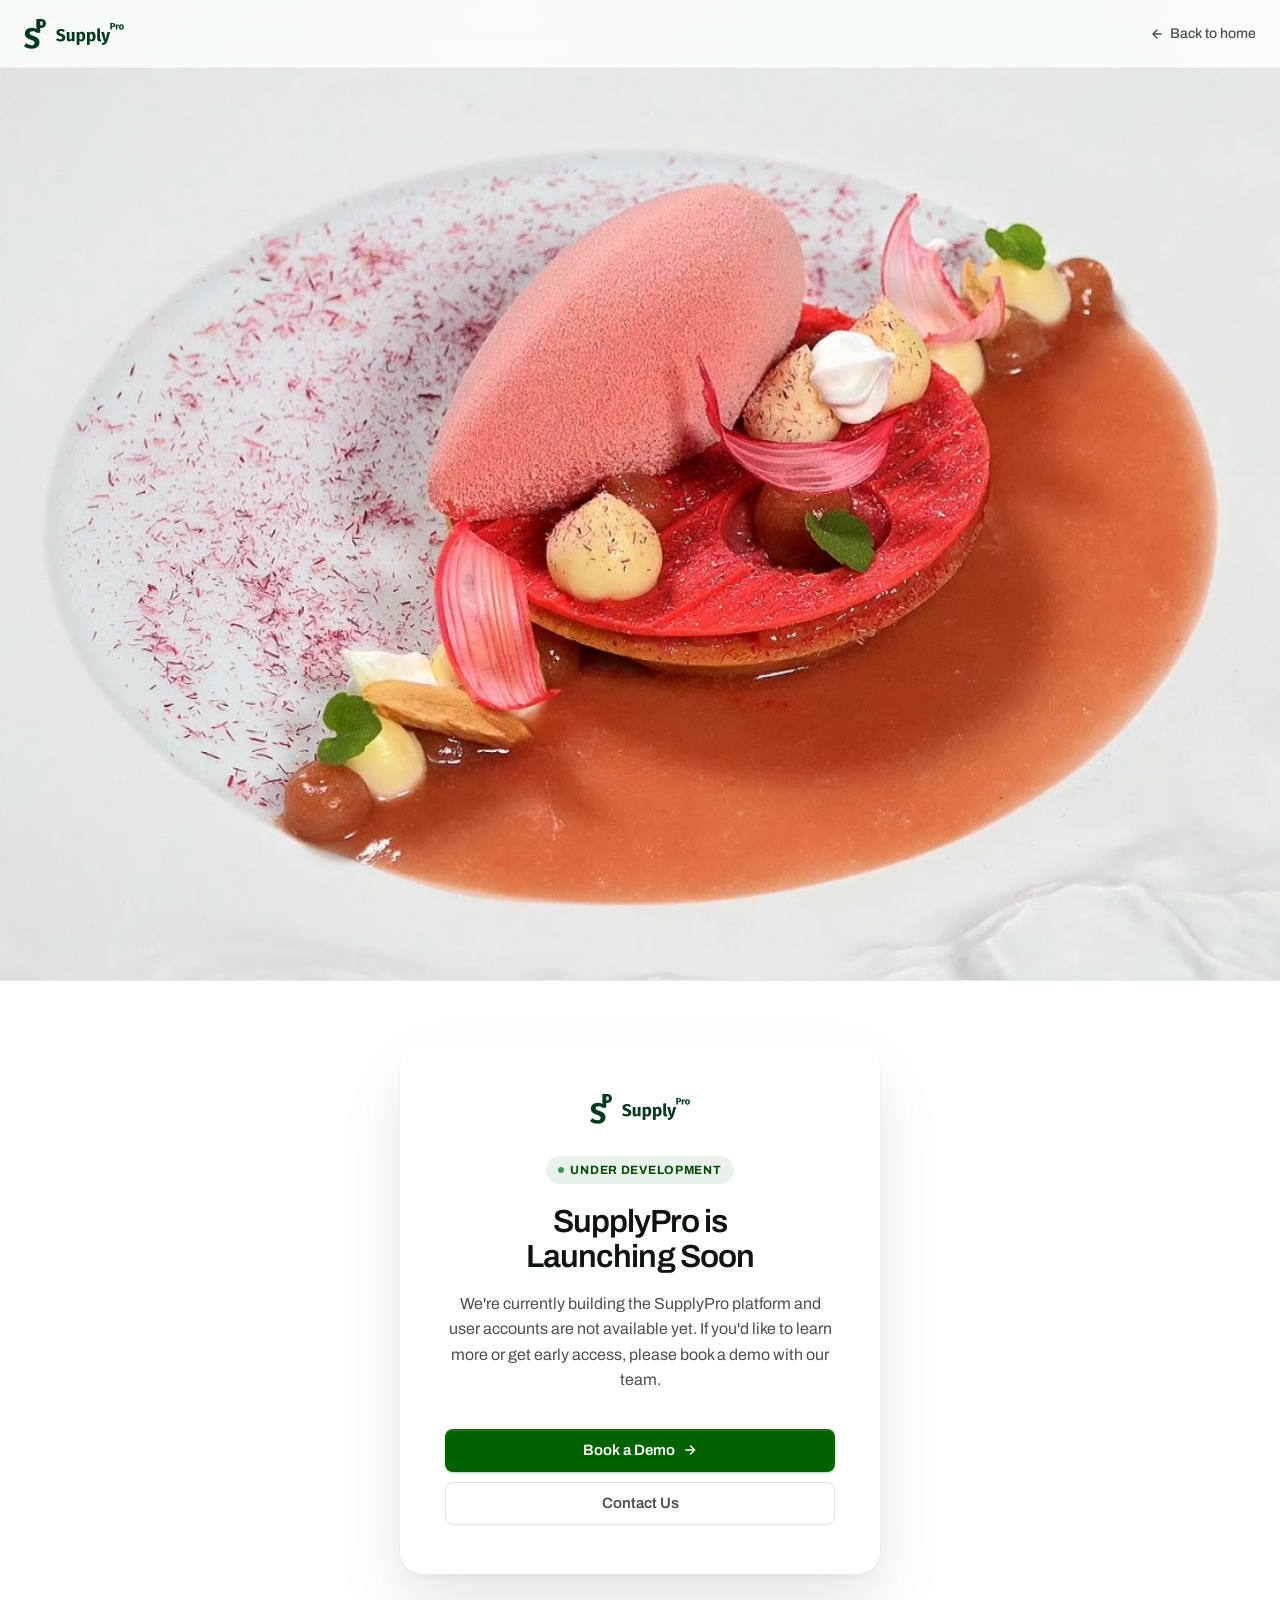
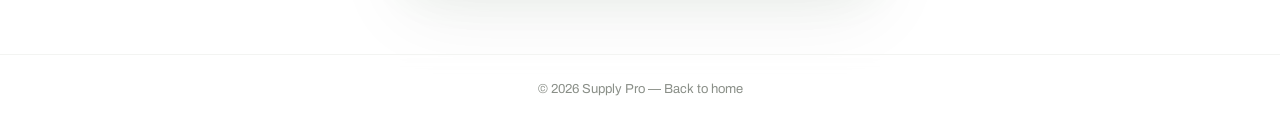
<file: login.html>
<!DOCTYPE html>
<html lang="en">
<head>
<meta charset="UTF-8" />
<meta name="viewport" content="width=device-width, initial-scale=1.0" />
<title>Supply Pro</title>
<link rel="icon" type="image/svg+xml" href="./assets/images/SP-Signet.svg" />
<meta name="description" content="Supply Pro is currently under development. Book a demo to get early access." />
<link rel="preconnect" href="https://fonts.googleapis.com">
<link rel="preconnect" href="https://fonts.gstatic.com" crossorigin>
<link href="https://fonts.googleapis.com/css2?family=Archivo:ital,wght@0,400;0,500;0,600;0,700;1,500&display=swap" rel="stylesheet">
<style>
  :root {
    --green: #006300;
    --green-deep: #004a00;
    --green-light: #30A04E;
    --green-tint: #E8F2EA;
    --acajou: #502007;
    --acajou-deep: #3a1705;
    --bg: #FFFFFF;
    --surface: #FAFAF8;
    --text: #0F1410;
    --text-2: #4A5249;
    --text-3: #8A8F88;
    --line: #E8EAE6;
    --line-2: #DEE2DC;
    --footer-bg: #0A0C0A;
    --radius-sm: 8px;
    --radius: 12px;
    --radius-lg: 20px;
    --shadow-sm: 0 1px 2px rgba(15,20,16,0.04), 0 1px 3px rgba(15,20,16,0.06);
    --shadow-md: 0 8px 24px -10px rgba(15,20,16,0.12);
    --shadow-lg: 0 30px 60px -25px rgba(0,99,0,0.25);
    --ease: cubic-bezier(0.22, 1, 0.36, 1);
  }

  * { box-sizing: border-box; margin: 0; padding: 0; }
  html { scroll-behavior: smooth; -webkit-text-size-adjust: 100%; height: 100%; }
  body {
    font-family: 'Archivo', system-ui, -apple-system, sans-serif;
    font-weight: 400;
    color: var(--text);
    background: var(--bg);
    line-height: 1.55;
    -webkit-font-smoothing: antialiased;
    -moz-osx-font-smoothing: grayscale;
    min-height: 100%;
  }

  h1, h2, h3, h4 {
    font-family: 'Archivo', sans-serif;
    font-weight: 600;
    letter-spacing: -0.025em;
    line-height: 1.08;
  }

  a { color: inherit; text-decoration: none; }
  img, svg { display: block; max-width: 100%; }

  /* ---------- Animated background ---------- */
  .page-bg {
    position: fixed;
    inset: 0;
    z-index: 0;
    background: linear-gradient(-45deg, #e8f2ea, #ffffff, #f4f8f4, #eef5ee, #ffffff, #E8F2EA);
    background-size: 400% 400%;
    animation: gradientDrift 16s ease infinite;
  }
  .page-bg::before {
    content: '';
    position: absolute;
    inset: 0;
    background:
      radial-gradient(900px 500px at 80% 10%, rgba(48,160,78,0.08), transparent 60%),
      radial-gradient(600px 400px at 10% 80%, rgba(0,99,0,0.06), transparent 60%);
    pointer-events: none;
  }
  @keyframes gradientDrift {
    0%   { background-position: 0% 50%; }
    50%  { background-position: 100% 50%; }
    100% { background-position: 0% 50%; }
  }

  /* ---------- Page layout ---------- */
  .page-wrap {
    position: relative;
    z-index: 1;
    display: flex;
    flex-direction: column;
    min-height: 100vh;
  }

  /* ---------- Nav ---------- */
  .nav {
    padding: 0 24px;
    height: 68px;
    display: flex;
    align-items: center;
    justify-content: space-between;
    border-bottom: 1px solid rgba(232,234,230,0.6);
    background: rgba(255,255,255,0.6);
    backdrop-filter: blur(12px);
    -webkit-backdrop-filter: blur(12px);
  }
  .logo {
    display: inline-flex;
    align-items: center;
    gap: 10px;
  }
  .logo-signet  { height: 30px; width: auto; display: block; }
  .logo-wordmark { height: 22px; width: auto; display: block; }
  .back-link {
    font-size: 14px;
    font-weight: 500;
    color: var(--text-2);
    display: inline-flex;
    align-items: center;
    gap: 6px;
    transition: color 0.2s var(--ease);
  }
  .back-link:hover { color: var(--text); }

  /* ---------- Image placeholder ---------- */
  .img-placeholder {
    width: 100%;
    line-height: 0;
    border-bottom: 1px solid var(--line);
  }
  .img-placeholder img {
    width: 100%;
    height: auto;
    display: block;
  }

  /* ---------- Main content ---------- */
  .main {
    flex: 1;
    display: flex;
    align-items: center;
    justify-content: center;
    padding: 64px 24px 80px;
  }
  .card {
    width: 100%;
    max-width: 480px;
    background: rgba(255,255,255,0.75);
    backdrop-filter: blur(24px);
    -webkit-backdrop-filter: blur(24px);
    border: 1px solid rgba(255,255,255,0.9);
    border-radius: 24px;
    padding: 48px 44px;
    box-shadow:
      0 1px 0 rgba(255,255,255,0.8) inset,
      0 4px 6px rgba(15,20,16,0.04),
      0 20px 60px rgba(0,99,0,0.07),
      0 40px 80px rgba(15,20,16,0.06);
    text-align: center;
    animation: cardIn 0.7s var(--ease) both;
  }
  @keyframes cardIn {
    from { opacity: 0; transform: translateY(20px); }
    to   { opacity: 1; transform: none; }
  }

  .card-logo {
    display: flex;
    align-items: center;
    justify-content: center;
    gap: 10px;
    margin-bottom: 32px;
  }

  .badge-dev {
    display: inline-flex;
    align-items: center;
    gap: 6px;
    padding: 5px 12px;
    background: var(--green-tint);
    color: var(--green-deep);
    border-radius: 999px;
    font-size: 12px;
    font-weight: 700;
    letter-spacing: 0.06em;
    text-transform: uppercase;
    margin-bottom: 20px;
  }
  .badge-dev .dot {
    width: 6px; height: 6px;
    border-radius: 50%;
    background: var(--green-light);
    animation: pulse 2s ease-in-out infinite;
  }
  @keyframes pulse {
    0%, 100% { opacity: 1; box-shadow: 0 0 0 0 rgba(48,160,78,0.5); }
    50%       { opacity: 0.8; box-shadow: 0 0 0 5px rgba(48,160,78,0); }
  }

  .card h1 {
    font-size: clamp(24px, 4vw, 32px);
    font-weight: 600;
    letter-spacing: -0.03em;
    line-height: 1.1;
    color: var(--text);
    margin-bottom: 16px;
  }
  .card p {
    font-size: 16px;
    color: var(--text-2);
    line-height: 1.6;
    margin-bottom: 36px;
  }

  .card-ctas {
    display: flex;
    flex-direction: column;
    gap: 10px;
  }

  /* ---------- Buttons ---------- */
  .btn {
    display: inline-flex;
    align-items: center;
    justify-content: center;
    gap: 8px;
    padding: 13px 20px;
    border-radius: var(--radius-sm);
    font-family: 'Archivo', sans-serif;
    font-weight: 600;
    font-size: 15px;
    cursor: pointer;
    border: 1px solid transparent;
    transition: all 0.2s var(--ease);
    text-align: center;
    line-height: 1;
    white-space: nowrap;
    width: 100%;
  }
  .btn-primary {
    background: var(--green);
    color: #fff;
    box-shadow: 0 1px 0 rgba(255,255,255,0.15) inset, 0 1px 2px rgba(0,99,0,0.3);
  }
  .btn-primary:hover {
    background: var(--green-deep);
    transform: translateY(-1px);
    box-shadow: 0 8px 20px -8px rgba(0,99,0,0.5);
  }
  .btn-secondary {
    background: transparent;
    color: var(--text-2);
    border-color: var(--line-2);
  }
  .btn-secondary:hover {
    background: var(--surface);
    color: var(--text);
    border-color: var(--text-3);
  }

  /* ---------- Footer ---------- */
  footer {
    padding: 24px;
    text-align: center;
    font-size: 13px;
    color: var(--text-3);
    border-top: 1px solid rgba(232,234,230,0.5);
    background: rgba(255,255,255,0.4);
    backdrop-filter: blur(8px);
  }
  footer a {
    color: var(--text-3);
    transition: color 0.2s var(--ease);
  }
  footer a:hover { color: var(--text); }

  /* ---------- Responsive ---------- */
  @media (max-width: 640px) {
    .card { padding: 36px 28px; }
    .img-placeholder { height: 40vh; }
  }

  @media (prefers-reduced-motion: reduce) {
    *, *::before, *::after {
      animation-duration: 0.01ms !important;
      transition-duration: 0.01ms !important;
    }
  }
</style>
</head>
<body>

<div class="page-bg"></div>

<div class="page-wrap">

  <!-- Nav -->
  <header class="nav">
    <a href="index.html" class="logo">
      <img src="./assets/images/SP-Signet.svg" alt="" class="logo-signet" />
      <img src="./assets/images/SP-logo.svg" alt="Supply Pro" class="logo-wordmark" />
    </a>
    <a href="index.html" class="back-link">
      <svg width="14" height="14" viewBox="0 0 24 24" fill="none" stroke="currentColor" stroke-width="2.5" stroke-linecap="round" stroke-linejoin="round"><path d="M19 12H5M12 5l-7 7 7 7"/></svg>
      Back to home
    </a>
  </header>

  <!-- Full-width image placeholder -->
  <div class="img-placeholder">
    <img src="./assets/images/hotel-de-ville.jpg" alt="Hotel de Ville kitchen" />
  </div>

  <!-- Card -->
  <main class="main">
    <div class="card">

      <div class="card-logo">
        <img src="./assets/images/SP-Signet.svg" alt="" class="logo-signet" />
        <img src="./assets/images/SP-logo.svg" alt="Supply Pro" class="logo-wordmark" />
      </div>

      <div class="badge-dev">
        <span class="dot"></span>
        Under Development
      </div>

      <h1>SupplyPro is<br/>Launching Soon</h1>

      <p>We're currently building the SupplyPro platform and user accounts are not available yet. If you'd like to learn more or get early access, please book a demo with our team.</p>

      <div class="card-ctas">
        <a href="mailto:juangomezvara@gmail.com" class="btn btn-primary">
          Book a Demo
          <svg width="14" height="14" viewBox="0 0 24 24" fill="none" stroke="currentColor" stroke-width="2.5" stroke-linecap="round" stroke-linejoin="round"><path d="M5 12h14M13 5l7 7-7 7"/></svg>
        </a>
        <a href="mailto:juangomezvara@gmail.com" class="btn btn-secondary">Contact Us</a>
      </div>

    </div>
  </main>

  <!-- Footer -->
  <footer>
    <span>© 2026 Supply Pro — <a href="index.html">Back to home</a></span>
  </footer>

</div>

</body>
</html>
</file>
